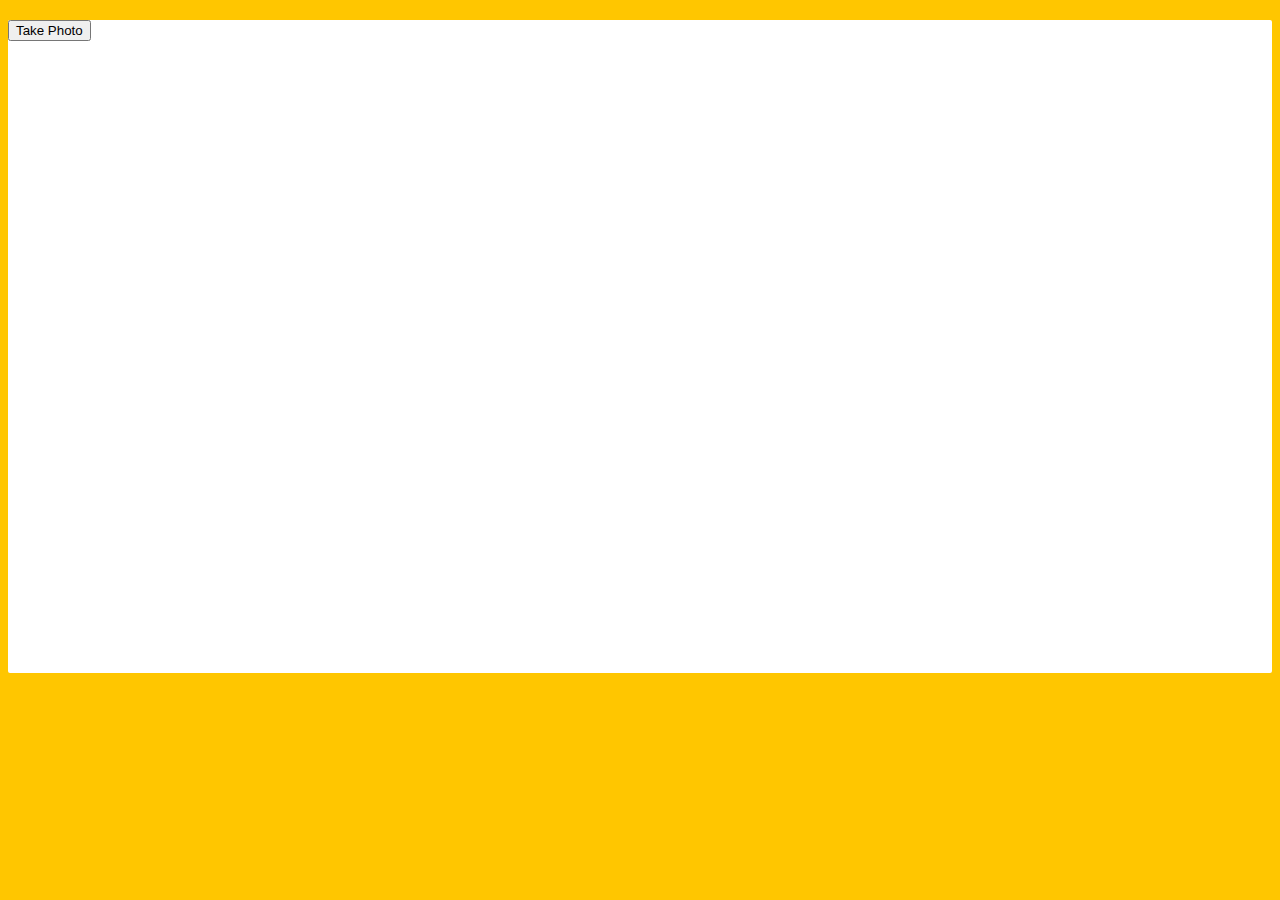
<file: 19 - Webcam Fun/index.html>
<!DOCTYPE html>
<html lang="en">
<head>
  <meta charset="UTF-8">
  <title>Get User Media Code Along!</title>
  <link rel="stylesheet" href="style.css">
</head>
<body>

  <div class="photobooth">
    <div class="controls">
      <button onClick="takePhoto()">Take Photo</button>
<!--       <div class="rgb">
        <label for="rmin">Red Min:</label>
        <input type="range" min=0 max=255 name="rmin">
        <label for="rmax">Red Max:</label>
        <input type="range" min=0 max=255 name="rmax">

        <br>

        <label for="gmin">Green Min:</label>
        <input type="range" min=0 max=255 name="gmin">
        <label for="gmax">Green Max:</label>
        <input type="range" min=0 max=255 name="gmax">

        <br>

        <label for="bmin">Blue Min:</label>
        <input type="range" min=0 max=255 name="bmin">
        <label for="bmax">Blue Max:</label>
        <input type="range" min=0 max=255 name="bmax">
      </div> -->
    </div>

    <canvas class="photo"></canvas>
    <video class="player"></video>
    <div class="strip"></div>
  </div>

  <audio class="snap" src="https://wesbos.com/demos/photobooth/snap.mp3" hidden></audio>

  <script src="scripts.js"></script>

</body>
</html>
</file>
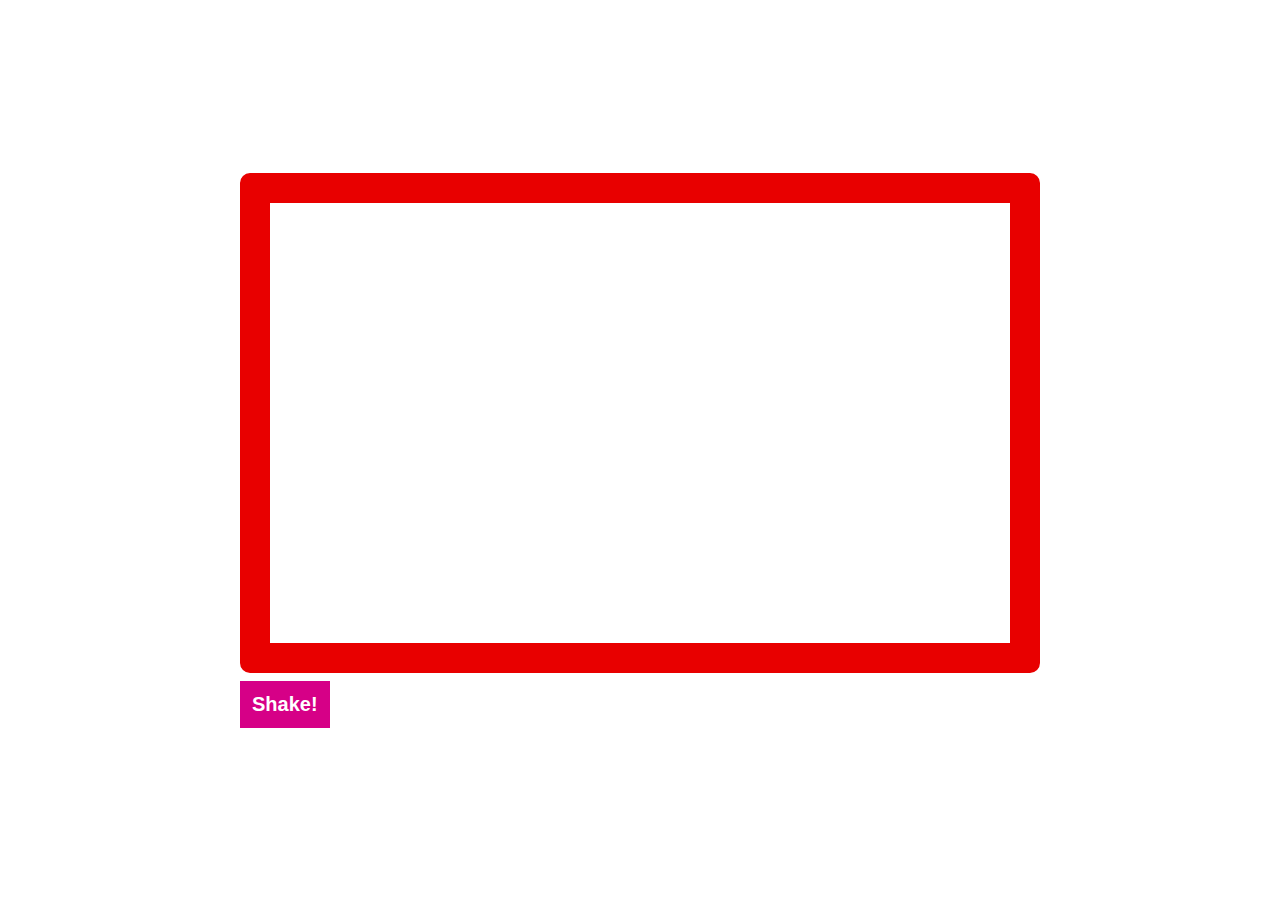
<file: canvas/index.html>
<!DOCTYPE html>
<html lang="en">

<head>
  <meta charset="UTF-8">
  <meta name="viewport" content="width=device-width, initial-scale=1.0">
  <title>Etch A Sketch</title>
  <link rel="stylesheet" href="./base.css">
</head>

<body>
  <div class="canvasWrap">
    <canvas width="1600" height="1000" id="etch-a-sketch"></canvas>
    <div class="buttons">
      <button class="shake">Shake!</button>
    </div>

  </div>
  <script src="./etch-a-sketch.js"></script>

  <style>
    body {
      min-height: 100vh;
      display: grid;
      align-items: center;
      justify-items: center;
      background: white;
      background: url(https://s3.amazonaws.com/media.locally.net/original/HABA_ALT_2017-08-02-13-22-45.jpg);
      background-size: cover;
    }

    canvas {
      border: 30px solid #e80000;
      border-radius: 10px;
      /* Set the width and height to half the actual size so it doesn't look pixelated */
      width: 800px;
      height: 500px;
      background: white;
    }

    canvas.shake {
      animation: shake 0.5s linear 1;
    }

    @keyframes shake {

      10%,
      90% {
        transform: translate3d(-1px, 0, 0);
      }

      20%,
      80% {
        transform: translate3d(2px, 0, 0);
      }

      30%,
      50%,
      70% {
        transform: translate3d(-4px, 0, 0);
      }

      40%,
      60% {
        transform: translate3d(4px, 0, 0);
      }
    }
  </style>
</body>

</html>
</file>
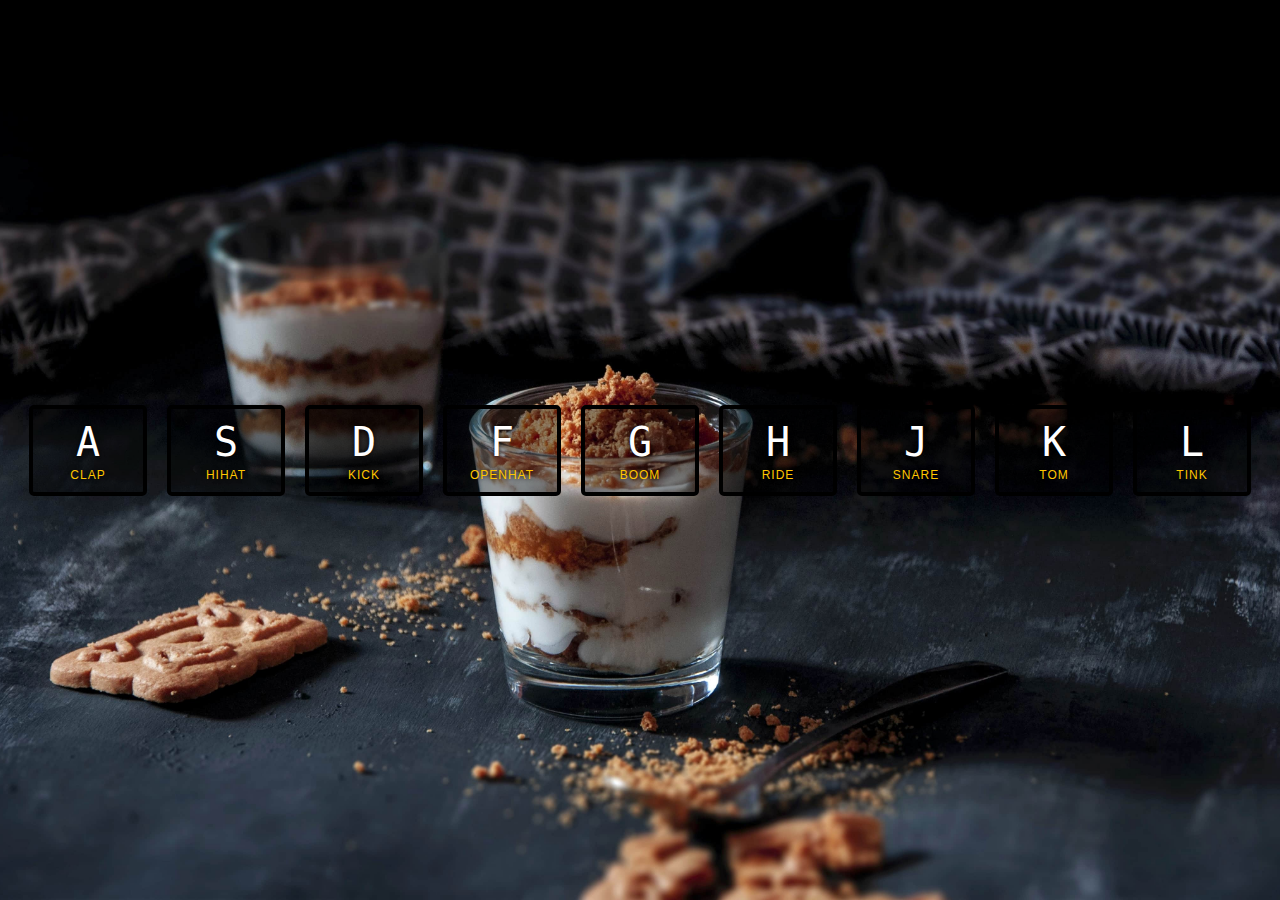
<file: 01 - JavaScript Drum Kit/index-FINISHED.html>
<!DOCTYPE html>
<html lang="en">

<head>
  <meta charset="UTF-8">
  <title>JS Drum Kit</title>
  <link rel="stylesheet" href="style.css">
</head>

<body>


  <div class="keys">
    <div data-key="65" class="key">
      <kbd>A</kbd>
      <span class="sound">clap</span>
    </div>
    <div data-key="83" class="key">
      <kbd>S</kbd>
      <span class="sound">hihat</span>
    </div>
    <div data-key="68" class="key">
      <kbd>D</kbd>
      <span class="sound">kick</span>
    </div>
    <div data-key="70" class="key">
      <kbd>F</kbd>
      <span class="sound">openhat</span>
    </div>
    <div data-key="71" class="key">
      <kbd>G</kbd>
      <span class="sound">boom</span>
    </div>
    <div data-key="72" class="key">
      <kbd>H</kbd>
      <span class="sound">ride</span>
    </div>
    <div data-key="74" class="key">
      <kbd>J</kbd>
      <span class="sound">snare</span>
    </div>
    <div data-key="75" class="key">
      <kbd>K</kbd>
      <span class="sound">tom</span>
    </div>
    <div data-key="76" class="key">
      <kbd>L</kbd>
      <span class="sound">tink</span>
    </div>
  </div>

  <audio data-key="65" src="sounds/clap.wav"></audio>
  <audio data-key="83" src="sounds/hihat.wav"></audio>
  <audio data-key="68" src="sounds/kick.wav"></audio>
  <audio data-key="70" src="sounds/openhat.wav"></audio>
  <audio data-key="71" src="sounds/boom.wav"></audio>
  <audio data-key="72" src="sounds/ride.wav"></audio>
  <audio data-key="74" src="sounds/snare.wav"></audio>
  <audio data-key="75" src="sounds/tom.wav"></audio>
  <audio data-key="76" src="sounds/tink.wav"></audio>

  <script>
    function removeTransition(e) {
      if (e.propertyName !== 'transform') return;
      e.target.classList.remove('playing');
    }

    function playSound(e) {
      const audio = document.querySelector(`audio[data-key="${e.keyCode}"]`);
      const key = document.querySelector(`div[data-key="${e.keyCode}"]`);
      if (!audio) return;

      key.classList.add('playing');
      audio.currentTime = 0;
      audio.play();
    }

    const keys = Array.from(document.querySelectorAll('.key'));
    keys.forEach(key => key.addEventListener('transitionend', removeTransition));
    window.addEventListener('keydown', playSound);
  </script>


</body>

</html>
</file>
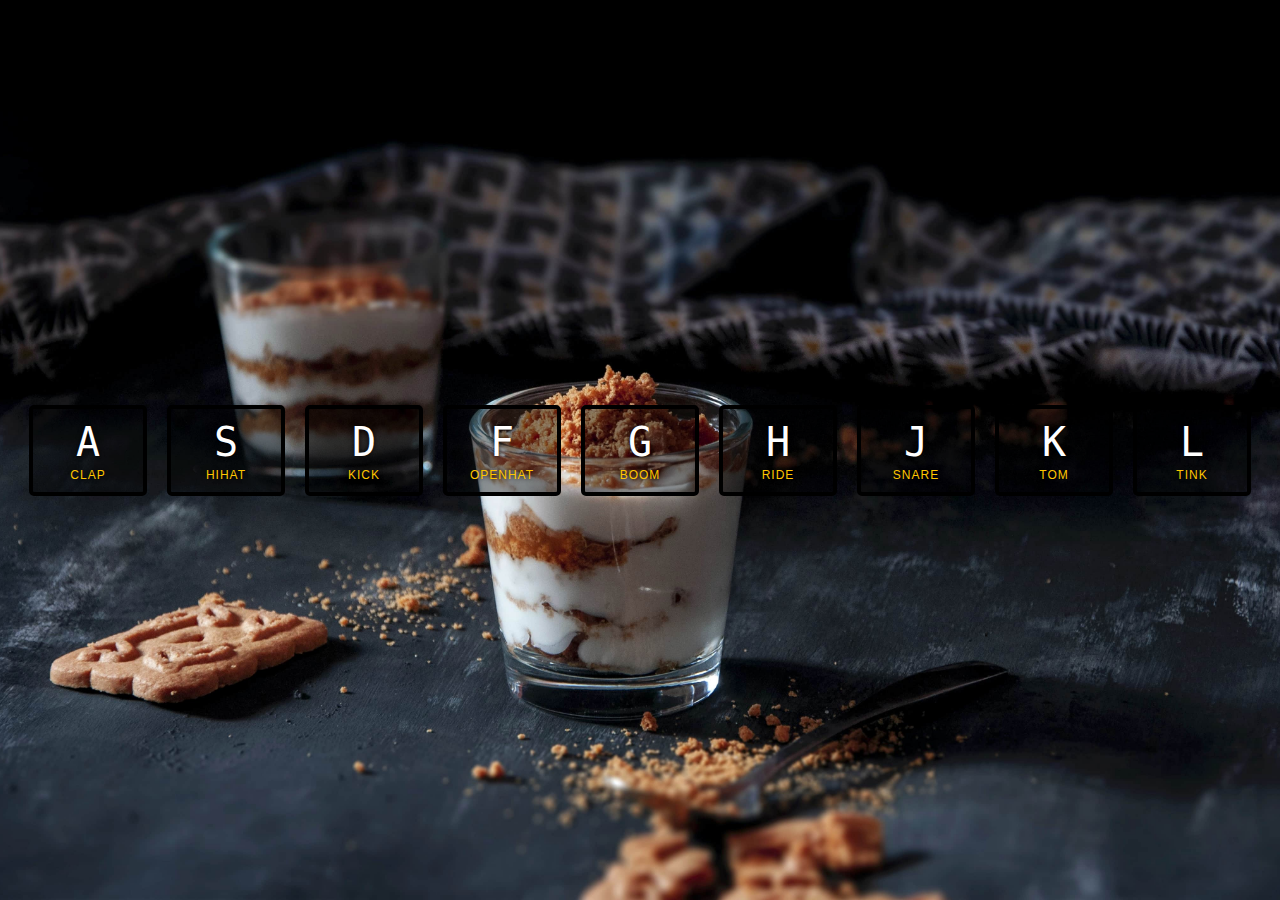
<file: 01 - JavaScript Drum Kit/index-START.html>
<!DOCTYPE html>
<html lang="en">

<head>
  <meta charset="UTF-8">
  <title>JS Drum Kit</title>
  <link rel="stylesheet" href="style.css">
</head>

<body>


  <div class="keys">
    <div data-key="65" class="key">
      <kbd>A</kbd>
      <span class="sound">clap</span>
    </div>
    <div data-key="83" class="key">
      <kbd>S</kbd>
      <span class="sound">hihat</span>
    </div>
    <div data-key="68" class="key">
      <kbd>D</kbd>
      <span class="sound">kick</span>
    </div>
    <div data-key="70" class="key">
      <kbd>F</kbd>
      <span class="sound">openhat</span>
    </div>
    <div data-key="71" class="key">
      <kbd>G</kbd>
      <span class="sound">boom</span>
    </div>
    <div data-key="72" class="key">
      <kbd>H</kbd>
      <span class="sound">ride</span>
    </div>
    <div data-key="74" class="key">
      <kbd>J</kbd>
      <span class="sound">snare</span>
    </div>
    <div data-key="75" class="key">
      <kbd>K</kbd>
      <span class="sound">tom</span>
    </div>
    <div data-key="76" class="key">
      <kbd>L</kbd>
      <span class="sound">tink</span>
    </div>
  </div>

  <audio data-key="65" src="sounds/clap.wav"></audio>
  <audio data-key="83" src="sounds/hihat.wav"></audio>
  <audio data-key="68" src="sounds/kick.wav"></audio>
  <audio data-key="70" src="sounds/openhat.wav"></audio>
  <audio data-key="71" src="sounds/boom.wav"></audio>
  <audio data-key="72" src="sounds/ride.wav"></audio>
  <audio data-key="74" src="sounds/snare.wav"></audio>
  <audio data-key="75" src="sounds/tom.wav"></audio>
  <audio data-key="76" src="sounds/tink.wav"></audio>

  <script src="./dynamic.js"></script>


</body>

</html>
</file>
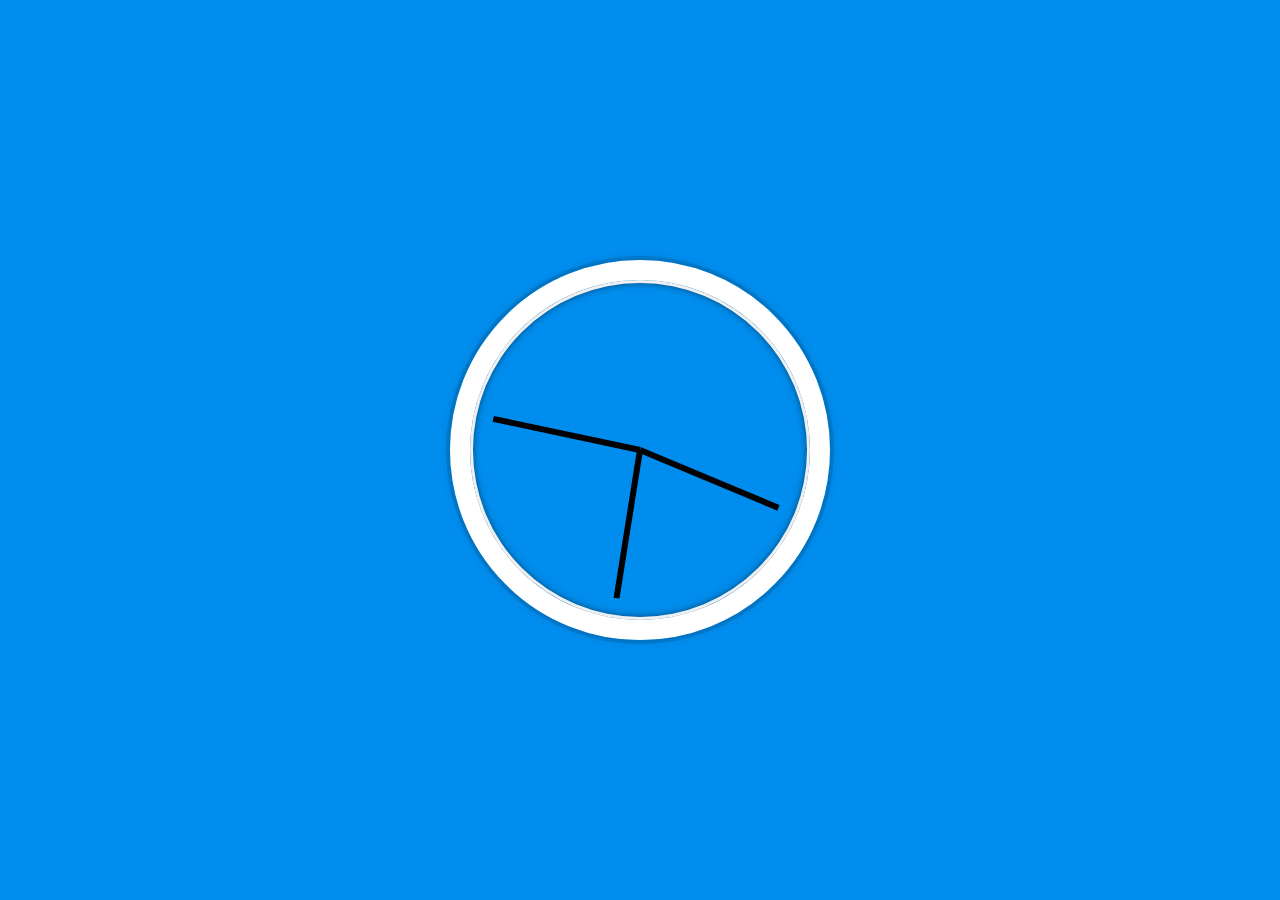
<file: 02 - JS and CSS Clock/index-FINISHED.html>
<!DOCTYPE html>
<html lang="en">
<head>
  <meta charset="UTF-8">
  <title>JS + CSS Clock</title>
</head>
<body>


    <div class="clock">
      <div class="clock-face">
        <div class="hand hour-hand"></div>
        <div class="hand min-hand"></div>
        <div class="hand second-hand"></div>
      </div>
    </div>


  <style>
    html {
      background: #018DED url(https://unsplash.it/1500/1000?image=881&blur=5);
      background-size: cover;
      font-family: 'helvetica neue';
      text-align: center;
      font-size: 10px;
    }

    body {
      margin: 0;
      font-size: 2rem;
      display: flex;
      flex: 1;
      min-height: 100vh;
      align-items: center;
    }

    .clock {
      width: 30rem;
      height: 30rem;
      border: 20px solid white;
      border-radius: 50%;
      margin: 50px auto;
      position: relative;
      padding: 2rem;
      box-shadow:
        0 0 0 4px rgba(0,0,0,0.1),
        inset 0 0 0 3px #EFEFEF,
        inset 0 0 10px black,
        0 0 10px rgba(0,0,0,0.2);
    }

    .clock-face {
      position: relative;
      width: 100%;
      height: 100%;
      transform: translateY(-3px); /* account for the height of the clock hands */
    }

    .hand {
      width: 50%;
      height: 6px;
      background: black;
      position: absolute;
      top: 50%;
      transform-origin: 100%;
      transform: rotate(90deg);
      transition: all 0.05s;
      transition-timing-function: cubic-bezier(0.1, 2.7, 0.58, 1);
    }
</style>

<script>
  const secondHand = document.querySelector('.second-hand');
  const minsHand = document.querySelector('.min-hand');
  const hourHand = document.querySelector('.hour-hand');

  function setDate() {
    const now = new Date();

    const seconds = now.getSeconds();
    const secondsDegrees = ((seconds / 60) * 360) + 90;
    secondHand.style.transform = `rotate(${secondsDegrees}deg)`;

    const mins = now.getMinutes();
    const minsDegrees = ((mins / 60) * 360) + ((seconds/60)*6) + 90;
    minsHand.style.transform = `rotate(${minsDegrees}deg)`;

    const hour = now.getHours();
    const hourDegrees = ((hour / 12) * 360) + ((mins/60)*30) + 90;
    hourHand.style.transform = `rotate(${hourDegrees}deg)`;
  }

  setInterval(setDate, 1000);

  setDate();

</script>
</body>
</html>
</file>
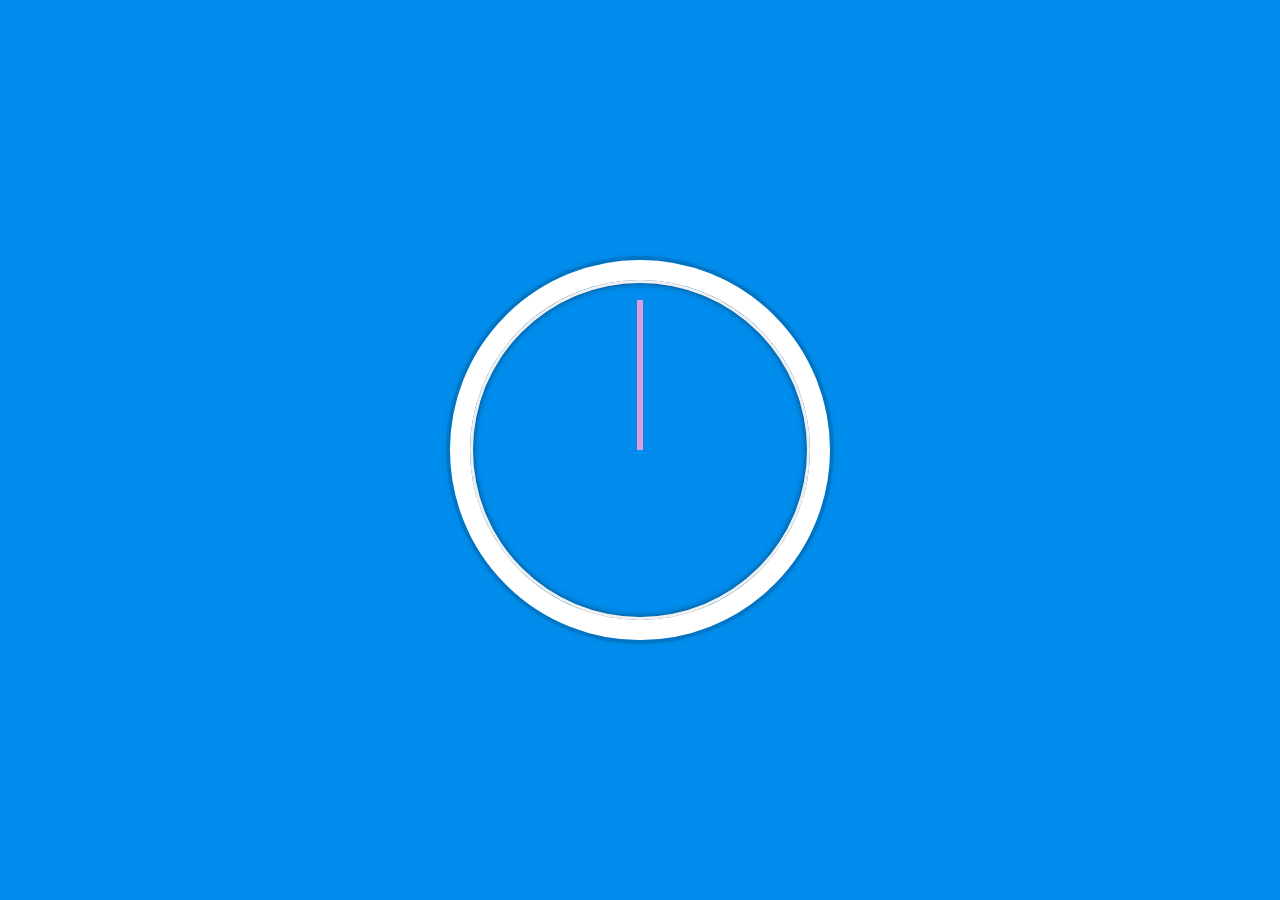
<file: 02 - JS and CSS Clock/index-START.html>
<!DOCTYPE html>
<html lang="en">

<head>
  <meta charset="UTF-8">
  <title>JS + CSS Clock</title>
</head>

<body>


  <div class="clock">
    <div class="clock-face">
      <div class="hand hour-hand"></div>
      <div class="hand min-hand"></div>
      <div class="hand second-hand"></div>
    </div>
  </div>


  <style>
    html {
      background: #018DED url(https://unsplash.it/1500/1000?image=881&blur=5);
      background-size: cover;
      font-family: 'helvetica neue';
      text-align: center;
      font-size: 10px;
    }

    body {
      margin: 0;
      font-size: 2rem;
      display: flex;
      flex: 1;
      min-height: 100vh;
      align-items: center;
    }

    .clock {
      width: 30rem;
      height: 30rem;
      border: 20px solid white;
      border-radius: 50%;
      margin: 50px auto;
      position: relative;
      padding: 2rem;
      box-shadow:
        0 0 0 4px rgba(0, 0, 0, 0.1),
        inset 0 0 0 3px #EFEFEF,
        inset 0 0 10px black,
        0 0 10px rgba(0, 0, 0, 0.2);
    }

    .clock-face {
      position: relative;
      width: 100%;
      height: 100%;
      transform: translateY(-3px);
      /* account for the height of the clock hands */
    }

    .hand {
      width: 50%;
      height: 6px;
      background: black;
      position: absolute;
      top: 50%;
      transform-origin: 100%;
      transform: rotate(90deg);
      transition: all 0.05s;
      transition-timing-function: cubic-bezier(0.1, 2.7, 0.58, 1);
    }

    .min-hand {
      background-color: purple;
    }

    .second-hand {
      background-color: plum;
    }
  </style>

  <script>
    // choper l'heure actuelle
    const hands = document.querySelectorAll('.hand')

    // choper les aiguilles

    const hourHand = document.querySelector('.hour-hand')
    const minHand = document.querySelector('.min-hand')
    const secondHand = document.querySelector('.second-hand')

    function updateClock() {
      const time = new Date;
      let seconds = time.getSeconds();
      let minutes = time.getMinutes();
      let hour = time.getHours();

      let hourPosition = ((hour * 360 / 12) + ((minutes * 360 / 60) / 12)) + 90;
      let minPosition = ((minutes * 360 / 60) + (seconds * 360 / 60) / 60) + 90;
      let secPosition = (seconds * 360 / 60) + 90;
      console.log(minPosition)

      hourHand.style.transform = "rotate(" + hourPosition + "deg)";
      minHand.style.transform = "rotate(" + minPosition + "deg)";
      secondHand.style.transform = "rotate(" + secPosition + "deg)";
    }

    const running = setInterval(updateClock, 1000)

  </script>
</body>

</html>
</file>
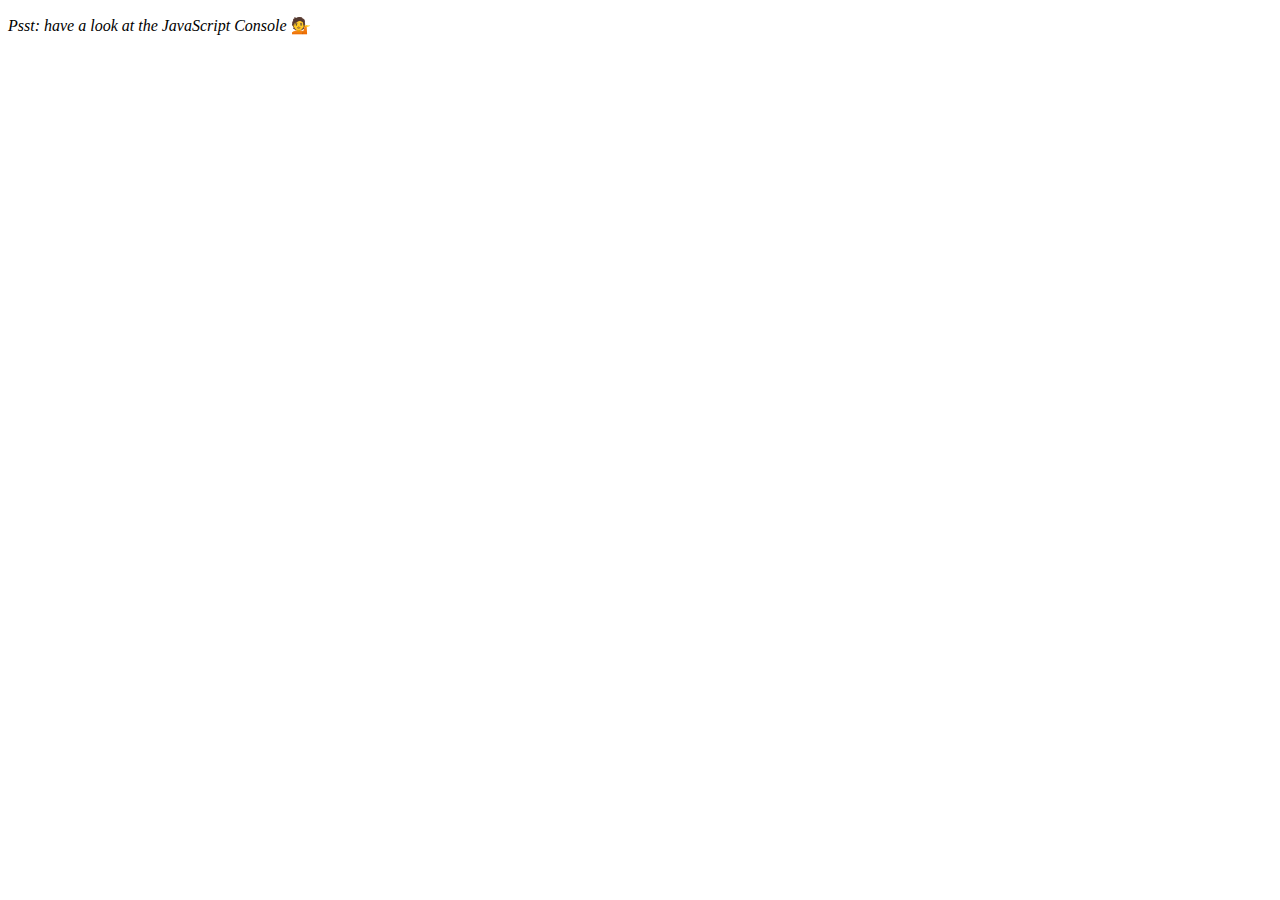
<file: 04 - Array Cardio Day 1/index-FINISHED.html>
<!DOCTYPE html>
<html lang="en">
<head>
  <meta charset="UTF-8">
  <title>Array Cardio 💪</title>
</head>
<body>
  <p><em>Psst: have a look at the JavaScript Console</em> 💁</p>
  <script>
    // Get your shorts on - this is an array workout!
    // ## Array Cardio Day 1

    // Some data we can work with

    const inventors = [
      { first: 'Albert', last: 'Einstein', year: 1879, passed: 1955 },
      { first: 'Isaac', last: 'Newton', year: 1643, passed: 1727 },
      { first: 'Galileo', last: 'Galilei', year: 1564, passed: 1642 },
      { first: 'Marie', last: 'Curie', year: 1867, passed: 1934 },
      { first: 'Johannes', last: 'Kepler', year: 1571, passed: 1630 },
      { first: 'Nicolaus', last: 'Copernicus', year: 1473, passed: 1543 },
      { first: 'Max', last: 'Planck', year: 1858, passed: 1947 },
      { first: 'Katherine', last: 'Blodgett', year: 1898, passed: 1979 },
      { first: 'Ada', last: 'Lovelace', year: 1815, passed: 1852 },
      { first: 'Sarah E.', last: 'Goode', year: 1855, passed: 1905 },
      { first: 'Lise', last: 'Meitner', year: 1878, passed: 1968 },
      { first: 'Hanna', last: 'Hammarström', year: 1829, passed: 1909 }
    ];

    const people = ['Beck, Glenn', 'Becker, Carl', 'Beckett, Samuel', 'Beddoes, Mick', 'Beecher, Henry', 'Beethoven, Ludwig', 'Begin, Menachem', 'Belloc, Hilaire', 'Bellow, Saul', 'Benchley, Robert', 'Benenson, Peter', 'Ben-Gurion, David', 'Benjamin, Walter', 'Benn, Tony', 'Bennington, Chester', 'Benson, Leana', 'Bent, Silas', 'Bentsen, Lloyd', 'Berger, Ric', 'Bergman, Ingmar', 'Berio, Luciano', 'Berle, Milton', 'Berlin, Irving', 'Berne, Eric', 'Bernhard, Sandra', 'Berra, Yogi', 'Berry, Halle', 'Berry, Wendell', 'Bethea, Erin', 'Bevan, Aneurin', 'Bevel, Ken', 'Biden, Joseph', 'Bierce, Ambrose', 'Biko, Steve', 'Billings, Josh', 'Biondo, Frank', 'Birrell, Augustine', 'Black Elk', 'Blair, Robert', 'Blair, Tony', 'Blake, William'];

    // Array.prototype.filter()
    // 1. Filter the list of inventors for those who were born in the 1500's
    const fifteen = inventors.filter(inventor => (inventor.year >= 1500 && inventor.year < 1600));

    console.table(fifteen);

    // Array.prototype.map()
    // 2. Give us an array of the inventor first and last names
    const fullNames = inventors.map(inventor => `${inventor.first} ${inventor.last}`);
    console.log(fullNames);

    // Array.prototype.sort()
    // 3. Sort the inventors by birthdate, oldest to youngest
    // const ordered = inventors.sort(function(a, b) {
    //   if(a.year > b.year) {
    //     return 1;
    //   } else {
    //     return -1;
    //   }
    // });

    const ordered = inventors.sort((a, b) => a.year > b.year ? 1 : -1);
    console.table(ordered);

    // Array.prototype.reduce()
    // 4. How many years did all the inventors live?
    const totalYears = inventors.reduce((total, inventor) => {
      return total + (inventor.passed - inventor.year);
    }, 0);

    console.log(totalYears);

    // 5. Sort the inventors by years lived
    const oldest = inventors.sort(function(a, b) {
      const lastInventor = a.passed - a.year;
      const nextInventor = b.passed - b.year;
      return lastInventor > nextInventor ? -1 : 1;
    });
    console.table(oldest);

    // 6. create a list of Boulevards in Paris that contain 'de' anywhere in the name
    // https://en.wikipedia.org/wiki/Category:Boulevards_in_Paris

    // const category = document.querySelector('.mw-category');
    // const links = Array.from(category.querySelectorAll('a'));
    // const de = links
    //             .map(link => link.textContent)
    //             .filter(streetName => streetName.includes('de'));

    // 7. sort Exercise
    // Sort the people alphabetically by last name
    const alpha = people.sort((lastOne, nextOne) => {
      const [aLast, aFirst] = lastOne.split(', ');
      const [bLast, bFirst] = nextOne.split(', ');
      return aLast > bLast ? 1 : -1;
    });
    console.log(alpha);

    // 8. Reduce Exercise
    // Sum up the instances of each of these
    const data = ['car', 'car', 'truck', 'truck', 'bike', 'walk', 'car', 'van', 'bike', 'walk', 'car', 'van', 'car', 'truck', 'pogostick'];

    const transportation = data.reduce(function(obj, item) {
      if (!obj[item]) {
        obj[item] = 0;
      }
      obj[item]++;
      return obj;
    }, {});

    console.log(transportation);

  </script>
</body>
</html>
</file>
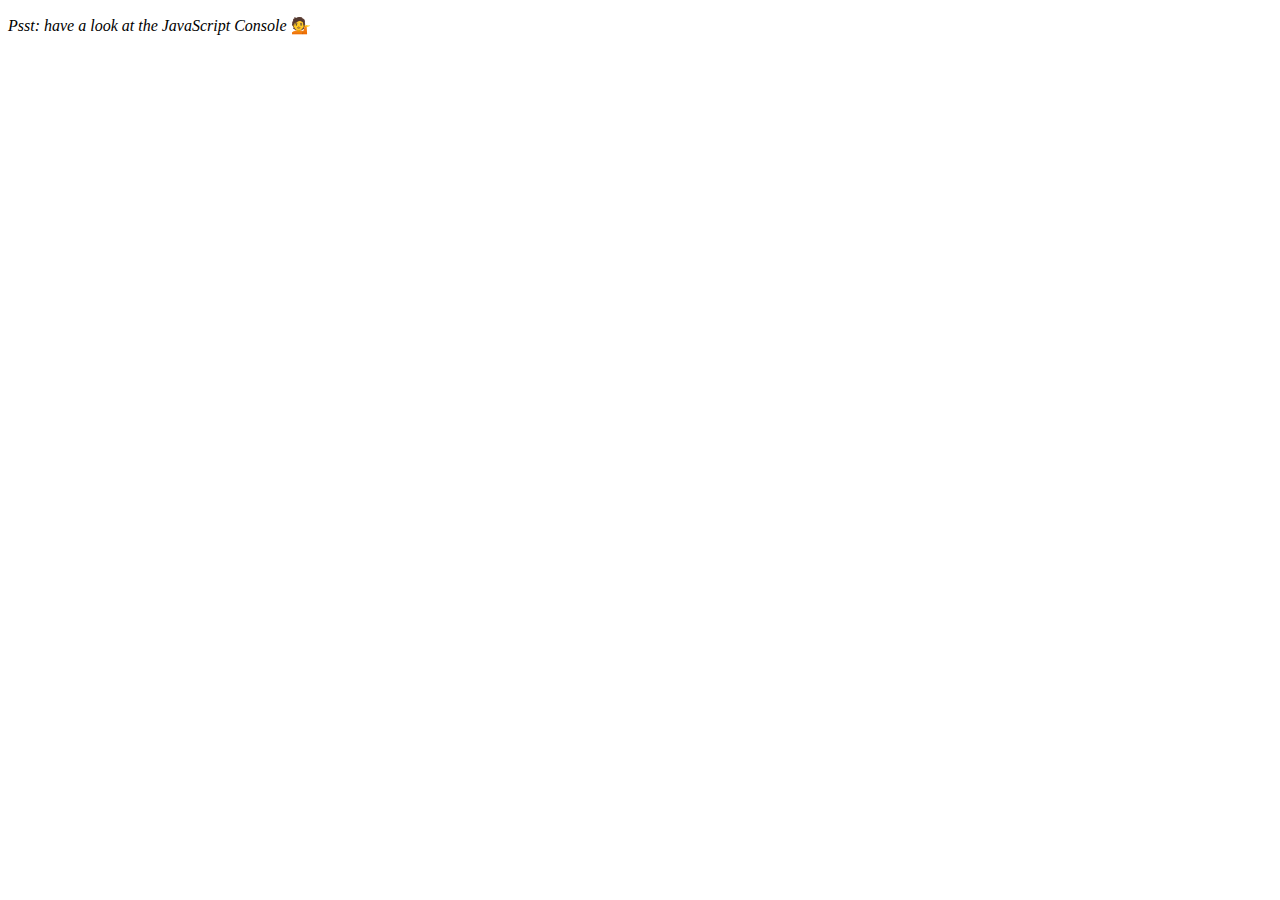
<file: 04 - Array Cardio Day 1/index-START.html>
<!DOCTYPE html>
<html lang="en">
<head>
  <meta charset="UTF-8">
  <title>Array Cardio 💪</title>
</head>
<body>
  <p><em>Psst: have a look at the JavaScript Console</em> 💁</p>
  <script>
    // Get your shorts on - this is an array workout!
    // ## Array Cardio Day 1

    // Some data we can work with

    const inventors = [
      { first: 'Albert', last: 'Einstein', year: 1879, passed: 1955 },
      { first: 'Isaac', last: 'Newton', year: 1643, passed: 1727 },
      { first: 'Galileo', last: 'Galilei', year: 1564, passed: 1642 },
      { first: 'Marie', last: 'Curie', year: 1867, passed: 1934 },
      { first: 'Johannes', last: 'Kepler', year: 1571, passed: 1630 },
      { first: 'Nicolaus', last: 'Copernicus', year: 1473, passed: 1543 },
      { first: 'Max', last: 'Planck', year: 1858, passed: 1947 },
      { first: 'Katherine', last: 'Blodgett', year: 1898, passed: 1979 },
      { first: 'Ada', last: 'Lovelace', year: 1815, passed: 1852 },
      { first: 'Sarah E.', last: 'Goode', year: 1855, passed: 1905 },
      { first: 'Lise', last: 'Meitner', year: 1878, passed: 1968 },
      { first: 'Hanna', last: 'Hammarström', year: 1829, passed: 1909 }
    ];

    const people = ['Beck, Glenn', 'Becker, Carl', 'Beckett, Samuel', 'Beddoes, Mick', 'Beecher, Henry', 'Beethoven, Ludwig', 'Begin, Menachem', 'Belloc, Hilaire', 'Bellow, Saul', 'Benchley, Robert', 'Benenson, Peter', 'Ben-Gurion, David', 'Benjamin, Walter', 'Benn, Tony', 'Bennington, Chester', 'Benson, Leana', 'Bent, Silas', 'Bentsen, Lloyd', 'Berger, Ric', 'Bergman, Ingmar', 'Berio, Luciano', 'Berle, Milton', 'Berlin, Irving', 'Berne, Eric', 'Bernhard, Sandra', 'Berra, Yogi', 'Berry, Halle', 'Berry, Wendell', 'Bethea, Erin', 'Bevan, Aneurin', 'Bevel, Ken', 'Biden, Joseph', 'Bierce, Ambrose', 'Biko, Steve', 'Billings, Josh', 'Biondo, Frank', 'Birrell, Augustine', 'Black, Elk', 'Blair, Robert', 'Blair, Tony', 'Blake, William'];

    // Array.prototype.filter()
    // 1. Filter the list of inventors for those who were born in the 1500's

    // Array.prototype.map()
    // 2. Give us an array of the inventors first and last names

    // Array.prototype.sort()
    // 3. Sort the inventors by birthdate, oldest to youngest

    // Array.prototype.reduce()
    // 4. How many years did all the inventors live all together?

    // 5. Sort the inventors by years lived

    // 6. create a list of Boulevards in Paris that contain 'de' anywhere in the name
    // https://en.wikipedia.org/wiki/Category:Boulevards_in_Paris


    // 7. sort Exercise
    // Sort the people alphabetically by last name

    // 8. Reduce Exercise
    // Sum up the instances of each of these
    const data = ['car', 'car', 'truck', 'truck', 'bike', 'walk', 'car', 'van', 'bike', 'walk', 'car', 'van', 'car', 'truck' ];

  </script>
</body>
</html>
</file>
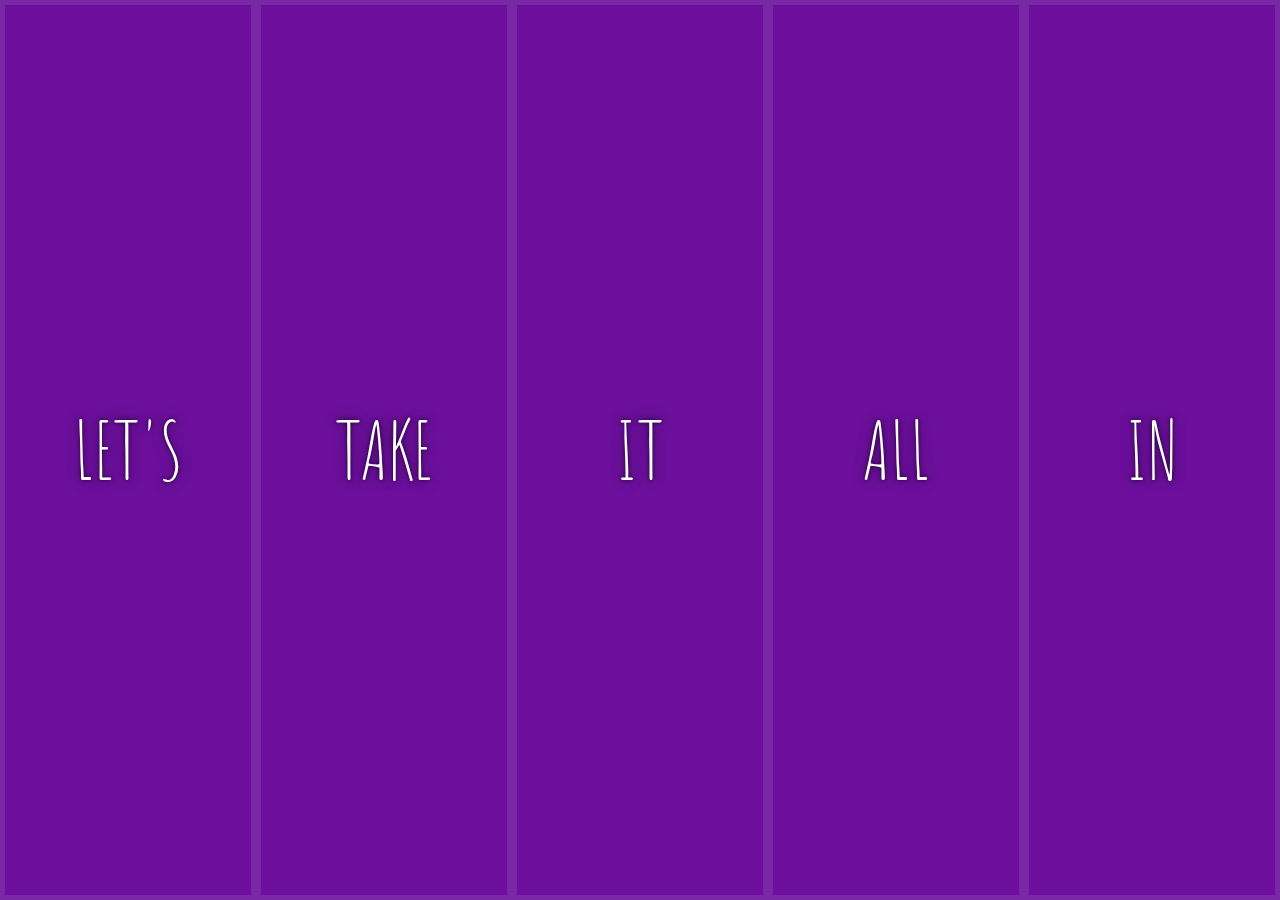
<file: 05 - Flex Panel Gallery/index-FINISHED.html>
<!DOCTYPE html>
<html lang="en">
<head>
  <meta charset="UTF-8">
  <title>Flex Panels 💪</title>
  <link href='https://fonts.googleapis.com/css?family=Amatic+SC' rel='stylesheet' type='text/css'>
</head>
<body>
  <style>
    html {
      box-sizing: border-box;
      background: #ffc600;
      font-family: 'helvetica neue';
      font-size: 20px;
      font-weight: 200;
    }
    
    body {
      margin: 0;
    }
    
    *, *:before, *:after {
      box-sizing: inherit;
    }

    .panels {
      min-height: 100vh;
      overflow: hidden;
      display: flex;
    }

    .panel {
      background: #6B0F9C;
      box-shadow: inset 0 0 0 5px rgba(255,255,255,0.1);
      color: white;
      text-align: center;
      align-items: center;
      /* Safari transitionend event.propertyName === flex */
      /* Chrome + FF transitionend event.propertyName === flex-grow */
      transition:
        font-size 0.7s cubic-bezier(0.61,-0.19, 0.7,-0.11),
        flex 0.7s cubic-bezier(0.61,-0.19, 0.7,-0.11),
        background 0.2s;
      font-size: 20px;
      background-size: cover;
      background-position: center;
      flex: 1;
      justify-content: center;
      display: flex;
      flex-direction: column;
    }

    .panel1 { background-image:url(https://source.unsplash.com/gYl-UtwNg_I/1500x1500); }
    .panel2 { background-image:url(https://source.unsplash.com/rFKUFzjPYiQ/1500x1500); }
    .panel3 { background-image:url(https://images.unsplash.com/photo-1465188162913-8fb5709d6d57?ixlib=rb-0.3.5&q=80&fm=jpg&crop=faces&cs=tinysrgb&w=1500&h=1500&fit=crop&s=967e8a713a4e395260793fc8c802901d); }
    .panel4 { background-image:url(https://source.unsplash.com/ITjiVXcwVng/1500x1500); }
    .panel5 { background-image:url(https://source.unsplash.com/3MNzGlQM7qs/1500x1500); }

    /* Flex Items */
    .panel > * {
      margin: 0;
      width: 100%;
      transition: transform 0.5s;
      flex: 1 0 auto;
      display: flex;
      justify-content: center;
      align-items: center;
    }

    .panel > *:first-child { transform: translateY(-100%); }
    .panel.open-active > *:first-child { transform: translateY(0); }
    .panel > *:last-child { transform: translateY(100%); }
    .panel.open-active > *:last-child { transform: translateY(0); }

    .panel p {
      text-transform: uppercase;
      font-family: 'Amatic SC', cursive;
      text-shadow: 0 0 4px rgba(0, 0, 0, 0.72), 0 0 14px rgba(0, 0, 0, 0.45);
      font-size: 2em;
    }
    
    .panel p:nth-child(2) {
      font-size: 4em;
    }

    .panel.open {
      flex: 5;
      font-size: 40px;
    }
    
    @media only screen and (max-width: 600px) {
      .panel p {
        font-size: 1em;
      }
    }
  </style>


  <div class="panels">
    <div class="panel panel1">
      <p>Hey</p>
      <p>Let's</p>
      <p>Dance</p>
    </div>
    <div class="panel panel2">
      <p>Give</p>
      <p>Take</p>
      <p>Receive</p>
    </div>
    <div class="panel panel3">
      <p>Experience</p>
      <p>It</p>
      <p>Today</p>
    </div>
    <div class="panel panel4">
      <p>Give</p>
      <p>All</p>
      <p>You can</p>
    </div>
    <div class="panel panel5">
      <p>Life</p>
      <p>In</p>
      <p>Motion</p>
    </div>
  </div>

  <script>
    const panels = document.querySelectorAll('.panel');

    function toggleOpen() {
      console.log('Hello');
      this.classList.toggle('open');
    }

    function toggleActive(e) {
      console.log(e.propertyName);
      if (e.propertyName.includes('flex')) {
        this.classList.toggle('open-active');
      }
    }

    panels.forEach(panel => panel.addEventListener('click', toggleOpen));
    panels.forEach(panel => panel.addEventListener('transitionend', toggleActive));
  </script>

</body>
</html>
</file>
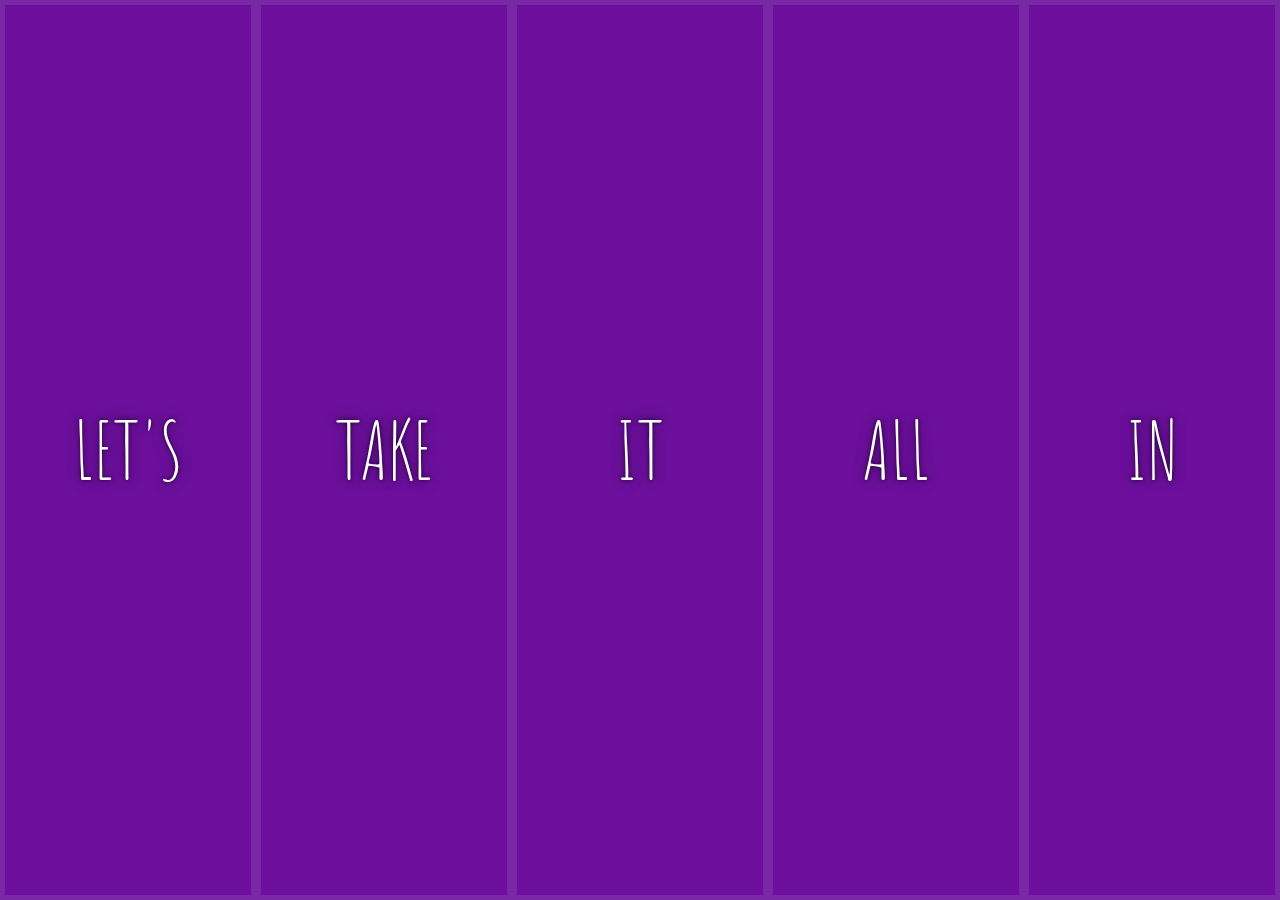
<file: 05 - Flex Panel Gallery/index-START.html>
<!DOCTYPE html>
<html lang="en">

<head>
  <meta charset="UTF-8">
  <title>Flex Panels 💪</title>
  <link href='https://fonts.googleapis.com/css?family=Amatic+SC' rel='stylesheet' type='text/css'>
</head>

<body>
  <style>
    html {
      box-sizing: border-box;
      background: #ffc600;
      font-family: 'helvetica neue';
      font-size: 20px;
      font-weight: 200;
    }

    body {
      margin: 0;
    }

    *,
    *:before,
    *:after {
      box-sizing: inherit;
    }

    .panels {
      min-height: 100vh;
      overflow: hidden;
      display: flex;
    }

    .panel {
      background: #6B0F9C;
      box-shadow: inset 0 0 0 5px rgba(255, 255, 255, 0.1);
      color: white;
      text-align: center;
      align-items: center;
      flex: 1;
      /* Safari transitionend event.propertyName === flex */
      /* Chrome + FF transitionend event.propertyName === flex-grow */
      transition:
        font-size 0.7s cubic-bezier(0.61, -0.19, 0.7, -0.11),
        flex 0.7s cubic-bezier(0.61, -0.19, 0.7, -0.11),
        background 0.2s;
      font-size: 20px;
      background-size: cover;
      background-position: center;
      display: flex;
      flex-direction: column;
      justify-content: center;
    }

    .panel1 {
      background-image: url(https://source.unsplash.com/gYl-UtwNg_I/1500x1500);
    }

    .panel2 {
      background-image: url(https://source.unsplash.com/rFKUFzjPYiQ/1500x1500);
    }

    .panel3 {
      background-image: url(https://images.unsplash.com/photo-1465188162913-8fb5709d6d57?ixlib=rb-0.3.5&q=80&fm=jpg&crop=faces&cs=tinysrgb&w=1500&h=1500&fit=crop&s=967e8a713a4e395260793fc8c802901d);
    }

    .panel4 {
      background-image: url(https://source.unsplash.com/ITjiVXcwVng/1500x1500);
    }

    .panel5 {
      background-image: url(https://source.unsplash.com/3MNzGlQM7qs/1500x1500);
    }

    /* Flex Children */
    .panel>* {
      margin: 0;
      width: 100%;
      transition: transform 0.5s;
      flex: 1 0 auto;
      display: flex;
      justify-content: center;
      align-items: center;
    }

    .panel>*:first-child {
      transform: translateY(-100%);
    }

    .panel.open-active>*:first-child {
      transform: translateY(0);
    }

    .panel>*:last-child {
      transform: translateY(100%);
    }

    .panel.open-active>*:last-child {
      transform: translateY(0);
    }

    .panel p {
      text-transform: uppercase;
      font-family: 'Amatic SC', cursive;
      text-shadow: 0 0 4px rgba(0, 0, 0, 0.72), 0 0 14px rgba(0, 0, 0, 0.45);
      font-size: 2em;
    }

    .panel p:nth-child(2) {
      font-size: 4em;
    }

    .panel.open {
      flex: 5;
      font-size: 40px;
    }
  </style>


  <div class="panels">
    <div class="panel panel1">
      <p>Hey</p>
      <p>Let's</p>
      <p>Dance</p>
    </div>
    <div class="panel panel2">
      <p>Give</p>
      <p>Take</p>
      <p>Receive</p>
    </div>
    <div class="panel panel3">
      <p>Experience</p>
      <p>It</p>
      <p>Today</p>
    </div>
    <div class="panel panel4">
      <p>Give</p>
      <p>All</p>
      <p>You can</p>
    </div>
    <div class="panel panel5">
      <p>Life</p>
      <p>In</p>
      <p>Motion</p>
    </div>
  </div>

  <script>
    const panels = document.querySelectorAll('.panel')
    console.log(panels)


    function toggleOpen(event) {
      console.log(event);
      event.currentTarget.classList.toggle('open');
    };

    function toggleActive(e) {
      if (e.propertyName.includes('flex')) {
        e.currentTarget.classList.toggle('open-active');
      }
    };

    panels.forEach(panel => panel.addEventListener('click', toggleOpen));
    panels.forEach(panel => panel.addEventListener('transitionend', toggleActive));

  </script>



</body>

</html>
</file>
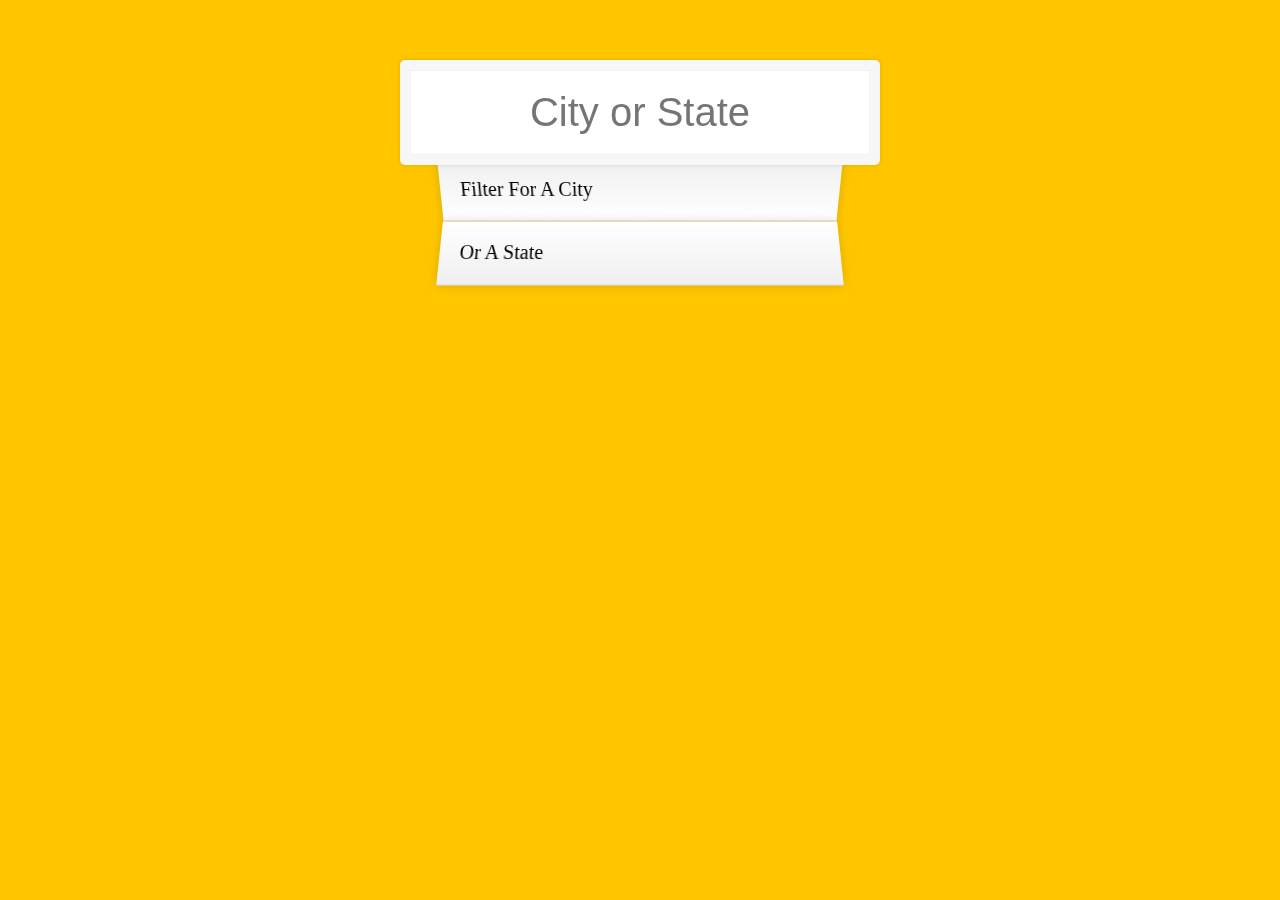
<file: 06 - Type Ahead/index-FINISHED.html>
<!DOCTYPE html>
<html lang="en">
<head>
  <meta charset="UTF-8">
  <title>Type Ahead 👀</title>
  <link rel="stylesheet" href="style.css">
</head>
<body>

  <form class="search-form">
    <input type="text" class="search" placeholder="City or State">
    <ul class="suggestions">
      <li>Filter for a city</li>
      <li>or a state</li>
    </ul>
  </form>
<script>
const endpoint = 'https://gist.githubusercontent.com/Miserlou/c5cd8364bf9b2420bb29/raw/2bf258763cdddd704f8ffd3ea9a3e81d25e2c6f6/cities.json';

const cities = [];
fetch(endpoint)
  .then(blob => blob.json())
  .then(data => cities.push(...data));

function findMatches(wordToMatch, cities) {
  return cities.filter(place => {
    // here we need to figure out if the city or state matches what was searched
    const regex = new RegExp(wordToMatch, 'gi');
    return place.city.match(regex) || place.state.match(regex)
  });
}

function numberWithCommas(x) {
  return x.toString().replace(/\B(?=(\d{3})+(?!\d))/g, ',');
}

function displayMatches() {
  const matchArray = findMatches(this.value, cities);
  const html = matchArray.map(place => {
    const regex = new RegExp(this.value, 'gi');
    const cityName = place.city.replace(regex, `<span class="hl">${this.value}</span>`);
    const stateName = place.state.replace(regex, `<span class="hl">${this.value}</span>`);
    return `
      <li>
        <span class="name">${cityName}, ${stateName}</span>
        <span class="population">${numberWithCommas(place.population)}</span>
      </li>
    `;
  }).join('');
  suggestions.innerHTML = html;
}

const searchInput = document.querySelector('.search');
const suggestions = document.querySelector('.suggestions');

searchInput.addEventListener('change', displayMatches);
searchInput.addEventListener('keyup', displayMatches);

</script>
  </body>
</html>
</file>
<file: 19 - Webcam Fun/style.css>
html {
  box-sizing: border-box;
}

*, *:before, *:after {
  box-sizing: inherit;
}

html {
  font-size: 10px;
  background: #ffc600;
}

.photobooth {
  background: white;
  max-width: 150rem;
  margin: 2rem auto;
  border-radius: 2px;
}

/*clearfix*/
.photobooth:after {
  content: '';
  display: block;
  clear: both;
}

.photo {
  width: 100%;
  float: left;
}

.player {
  position: absolute;
  top: 20px;
  right: 20px;
  width:200px;
}

/*
  Strip!
*/

.strip {
  padding: 2rem;
}

.strip img {
  width: 100px;
  overflow-x: scroll;
  padding: 0.8rem 0.8rem 2.5rem 0.8rem;
  box-shadow: 0 0 3px rgba(0,0,0,0.2);
  background: white;
}

.strip a:nth-child(5n+1) img { transform: rotate(10deg); }
.strip a:nth-child(5n+2) img { transform: rotate(-2deg); }
.strip a:nth-child(5n+3) img { transform: rotate(8deg); }
.strip a:nth-child(5n+4) img { transform: rotate(-11deg); }
.strip a:nth-child(5n+5) img { transform: rotate(12deg); }
</file>
<file: 01 - JavaScript Drum Kit/style.css>
html {
  font-size: 10px;
  background: url(./speculoos.jpg) center;
  background-size: cover;
}

body,html {
  margin: 0;
  padding: 0;
  font-family: sans-serif;
}

.keys {
  display: flex;
  flex: 1;
  min-height: 100vh;
  align-items: center;
  justify-content: center;
}

.key {
  border: .4rem solid black;
  border-radius: .5rem;
  margin: 1rem;
  font-size: 1.5rem;
  padding: 1rem .5rem;
  transition: all .07s ease;
  width: 10rem;
  text-align: center;
  color: white;
  background: rgba(0,0,0,0.4);
  text-shadow: 0 0 .5rem black;
}

.playing {
  transform: scale(1.1);
  border-color: #ffc600;
  box-shadow: 0 0 1rem #ffc600;
}

kbd {
  display: block;
  font-size: 4rem;
}

.sound {
  font-size: 1.2rem;
  text-transform: uppercase;
  letter-spacing: .1rem;
  color: #ffc600;
}
</file>
<file: 06 - Type Ahead/style.css>
html {
  box-sizing: border-box;
  background: #ffc600;
  font-family: 'helvetica neue';
  font-size: 20px;
  font-weight: 200;
}

*, *:before, *:after {
  box-sizing: inherit;
}

input {
  width: 100%;
  padding: 20px;
}

.search-form {
  max-width: 400px;
  margin: 50px auto;
}

input.search {
  margin: 0;
  text-align: center;
  outline: 0;
  border: 10px solid #F7F7F7;
  width: 120%;
  left: -10%;
  position: relative;
  top: 10px;
  z-index: 2;
  border-radius: 5px;
  font-size: 40px;
  box-shadow: 0 0 5px rgba(0, 0, 0, 0.12), inset 0 0 2px rgba(0, 0, 0, 0.19);
}

.suggestions {
  margin: 0;
  padding: 0;
  position: relative;
  /*perspective: 20px;*/
}

.suggestions li {
  background: white;
  list-style: none;
  border-bottom: 1px solid #D8D8D8;
  box-shadow: 0 0 10px rgba(0, 0, 0, 0.14);
  margin: 0;
  padding: 20px;
  transition: background 0.2s;
  display: flex;
  justify-content: space-between;
  text-transform: capitalize;
}

.suggestions li:nth-child(even) {
  transform: perspective(100px) rotateX(3deg) translateY(2px) scale(1.001);
  background: linear-gradient(to bottom,  #ffffff 0%,#EFEFEF 100%);
}

.suggestions li:nth-child(odd) {
  transform: perspective(100px) rotateX(-3deg) translateY(3px);
  background: linear-gradient(to top,  #ffffff 0%,#EFEFEF 100%);
}

span.population {
  font-size: 15px;
}

.hl {
  background: #ffc600;
}
</file>
<file: canvas/base.css>
/* normalize.css v8.0.1 | MIT License | github.com/necolas/normalize.css */button,hr,input{overflow:visible}progress,sub,sup{vertical-align:baseline}[type=checkbox],[type=radio],legend{box-sizing:border-box;padding:0}html{line-height:1.15;-webkit-text-size-adjust:100%}body{margin:0}details,main{display:block}h1{font-size:2em;margin:.67em 0}hr{box-sizing:content-box;height:0}code,kbd,pre,samp{font-family:monospace,monospace;font-size:1em}a{background-color:transparent}abbr[title]{border-bottom:none;text-decoration:underline;text-decoration:underline dotted}b,strong{font-weight:bolder}small{font-size:80%}sub,sup{font-size:75%;line-height:0;position:relative}sub{bottom:-.25em}sup{top:-.5em}img{border-style:none}button,input,optgroup,select,textarea{font-family:inherit;font-size:100%;line-height:1.15;margin:0}button,select{text-transform:none}[type=button],[type=reset],[type=submit],button{-webkit-appearance:button}[type=button]::-moz-focus-inner,[type=reset]::-moz-focus-inner,[type=submit]::-moz-focus-inner,button::-moz-focus-inner{border-style:none;padding:0}[type=button]:-moz-focusring,[type=reset]:-moz-focusring,[type=submit]:-moz-focusring,button:-moz-focusring{outline:ButtonText dotted 1px}fieldset{padding:.35em .75em .625em}legend{color:inherit;display:table;max-width:100%;white-space:normal}textarea{overflow:auto}[type=number]::-webkit-inner-spin-button,[type=number]::-webkit-outer-spin-button{height:auto}[type=search]{-webkit-appearance:textfield;outline-offset:-2px}[type=search]::-webkit-search-decoration{-webkit-appearance:none}::-webkit-file-upload-button{-webkit-appearance:button;font:inherit}summary{display:list-item}[hidden],template{display:none}



/* Variables */
html {
  --grey: #e7e7e7;
  --gray: var(--grey);
  --blue: #0072B9;
  --pink: #D60087;
  --yellow: #ffc600;
  --black: #2e2e2e;
  --red: #c73737;
  --green: #61e846;
  --text-shadow: 2px 2px 0 rgba(0,0,0,0.2);
  --box-shadow: 0 0 5px 5px rgba(0,0,0,0.2);
  font-size: 62.5%;
  font-family: -apple-system, BlinkMacSystemFont, 'Segoe UI', Roboto, Oxygen, Ubuntu, Cantarell, 'Open Sans', 'Helvetica Neue', sans-serif;
  box-sizing: border-box;
}

*, *:before, *:after {
  box-sizing: inherit;
}

body {
  font-size: 2rem;
  line-height: 1.5;
  background-color: var(--blue);
  background-image: url("data:image/svg+xml,%3Csvg width='20' height='100' xmlns='http://www.w3.org/2000/svg'%3E%3Cpath d='M0 21.184c.13.357.264.72.402 1.088l.661 1.768C4.653 33.64 6 39.647 6 50c0 10.271-1.222 15.362-4.928 24.629-.383.955-.74 1.869-1.072 2.75v6.225c.73-2.51 1.691-5.139 2.928-8.233C6.722 65.888 8 60.562 8 50c0-10.626-1.397-16.855-5.063-26.66l-.662-1.767C1.352 19.098.601 16.913 0 14.85v6.335zm20 0C17.108 13.258 16 8.077 16 0h2c0 5.744.574 9.951 2 14.85v6.334zm0 56.195c-2.966 7.86-4 13.123-4 22.621h2c0-6.842.542-11.386 2-16.396v-6.225zM6 0c0 8.44 1.21 13.718 4.402 22.272l.661 1.768C14.653 33.64 16 39.647 16 50c0 10.271-1.222 15.362-4.928 24.629C7.278 84.112 6 89.438 6 100h2c0-10.271 1.222-15.362 4.928-24.629C16.722 65.888 18 60.562 18 50c0-10.626-1.397-16.855-5.063-26.66l-.662-1.767C9.16 13.223 8 8.163 8 0H6z' fill='%23fff' fill-rule='nonzero' fill-opacity='.1' opacity='.349'/%3E%3C/svg%3E%0A");
  background-size: 15px;
}


/* Table Styles */

table {
  border-radius: 5px;
  overflow: hidden;
  margin-bottom: 2rem;
  border-collapse: collapse;
}

td, th {
  border: 1px solid var(--grey);
  padding: 0.5rem;
}


/* Helper Divs */

.wrapper {
  max-width: 1000px;
  margin: 4rem auto;
  padding: 2rem;
  background: white;
}

.box, .wrapper {
  box-shadow: 0 0 3px 5px rgba(0,0,0,0.08653);
}
a {
  color: var(--blue);
  text-decoration-color: var(--yellow);
}


a.button, button, input[type="button"] {
  color: white;
  background: var(--pink);
  padding: 1rem;
  border: 0;
  border: 2px solid transparent;
  text-decoration: none;
  font-weight: 600;
  font-size:2rem;
}

:focus {
  outline-color: var(--pink);
}

fieldset {
  border: 1px solid black;
}

input:not([type="checkbox"]):not([type="radio"]), textarea, select {
  display: block;
  padding: 1rem;
  border: 1px solid var(--grey);
}

.success {
  border: 1px solid red;
}

h1,
h2,
h3,
h4,
h5,
h6 {
  color: white;
  margin-top: 0;
  line-height: 1;
  text-shadow: var(--text-shadow);
}
.wrapper h1,
.wrapper h2,
.wrapper h3,
.wrapper h4,
.wrapper h5,
.wrapper h6 {
  color: var(--black);
  text-shadow: none;
}
</file>
